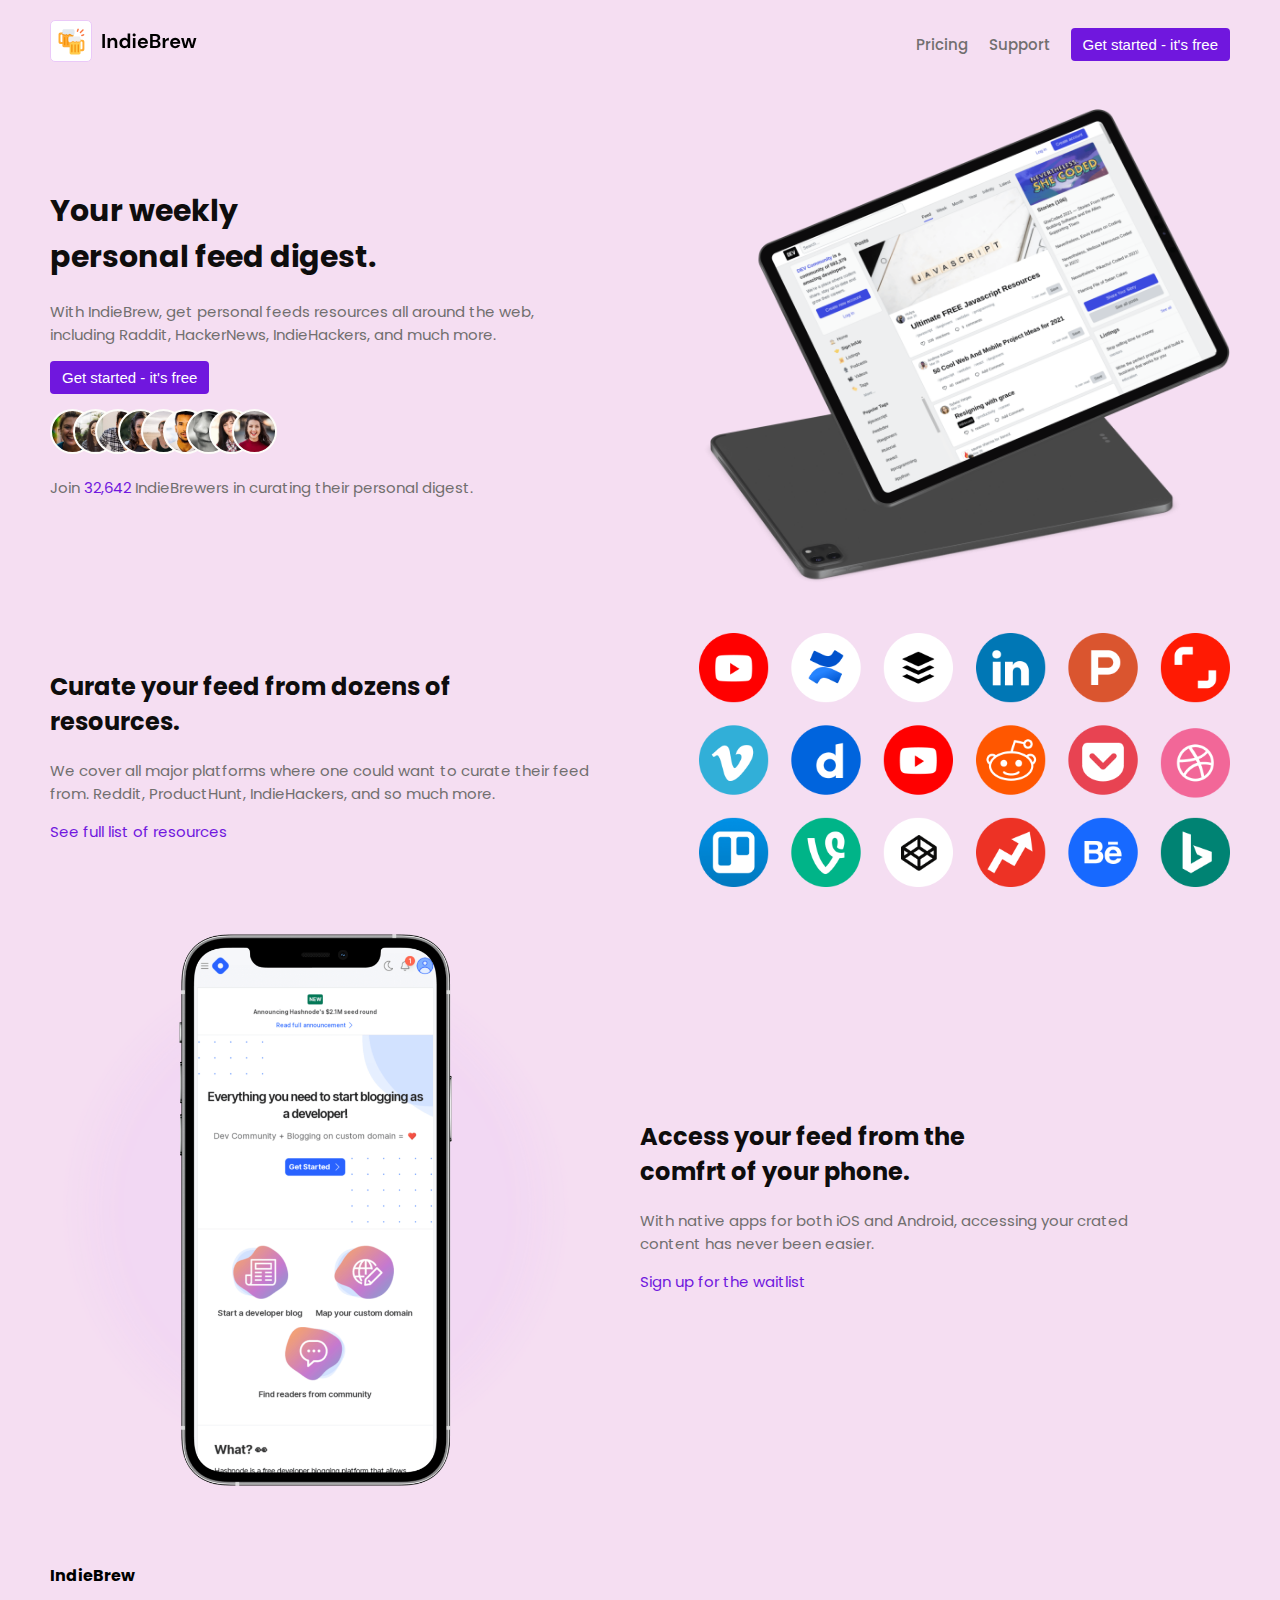
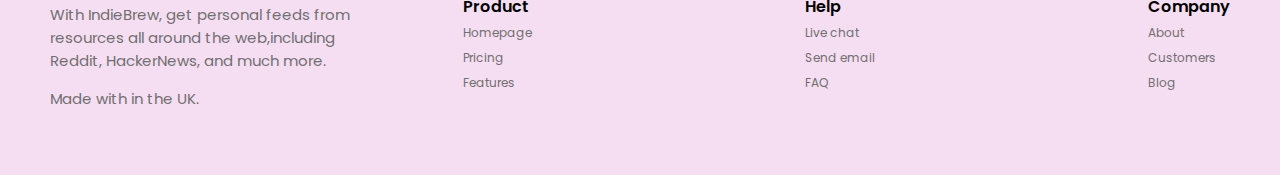
<file: index.html>
<!DOCTYPE html>
<html lang="en">
<head>
    <meta charset="UTF-8">
    <meta http-equiv="X-UA-Compatible" content="IE=edge">
    <meta name="viewport" content="width=device-width, initial-scale=1.0">
    <link rel="stylesheet" href="https://cdnjs.cloudflare.com/ajax/libs/font-awesome/6.1.2/css/all.min.css" integrity="sha512-1sCRPdkRXhBV2PBLUdRb4tMg1w2YPf37qatUFeS7zlBy7jJI8Lf4VHwWfZZfpXtYSLy85pkm9GaYVYMfw5BC1A==" crossorigin="anonymous" referrerpolicy="no-referrer" />
    <link rel="stylesheet" href="./css/main.css">
    <title>IndieBrew-landing page</title>
</head>
<body>
    <!-- start header -->
    <header>
        <div class="logo"><img src="./Assets/Logo.svg" alt=""></div>
        <nav>
            <ul>
                <li>
                    <a href="#">Pricing</a>
                </li>
                <li>
                    <a href="#">Support</a>
                </li>
            </ul>
            <button class="started">
                <a href="sign.html">Get started - it's free</a>
            </button>
        </nav>
        <div class="close"><i class="fas fa-times"></i></div>
        <div class="menu"><img src="./Assets/menu.svg" alt="menu"></div>
    </header>
    <!-- end of header -->
    <!-- start container -->
    <div class="container">
        <!-- start weekly -->
        <div class="weekly">
            <div class="info">
                <h1>Your weekly<br> personal feed digest.</h1>
                <p>
                    With IndieBrew, get personal feeds resources all around the web, <br>
                    including Raddit, HackerNews, IndieHackers, and much more.
                </p>
                <button class="started"><a href="sign.html">Get started - it's free</a></button>
                <div class="users"><img src="./Assets/avatars.svg" alt="avatars"></div>
                <p>Join <span class="blue">32,642 </span>IndieBrewers in curating their personal digest.</p>
            </div>
            <div class="illus"><img src="./Assets/FeedMockup.png" alt="FeedMockup"></div>
        </div>
        <!-- end weekly -->
        <!-- start resources -->
        <div class="resources">
            <div class="info">
                <h2>Curate your feed from dozens of <br>resources.</h2>
                <p>We cover all major platforms where one could want to curate their feed <br>
                   from. Reddit, ProductHunt, IndieHackers, and so much more.
                </p>
                <p>
                    <span class="blue">See full list of resources <i class="fa-solid fa-arrow-right-long"></i></span>
                </p>
            </div>
            <div class="illus"><img src="./Assets/SocialMediaIcons.png" alt=""></div>
        </div>
        <!-- end resources -->
        <!-- start phone -->
        <div class="phone">
            <div class="illus in-phone"><img src="./Assets/PhoneMockup.png" alt="PhoneMockup"></div>
            <div class="info in-phone">
                <h2>Access your feed from the <br>comfrt of your phone.</h2>
                <p>With native apps for both iOS and Android, accessing your crated <br>
                   content has never been easier.
                </p>
                <p>
                    <span class="blue">Sign up for the waitlist <i class="fa-solid fa-arrow-right-long"></i></span>
                </p>
            </div>
        </div>
        <!-- end phone -->
    </div>
    <!-- end container -->
    <!-- start footer -->
    <footer>
        <div class="made-in">
            <h4>IndieBrew</h4>
            <p>With IndieBrew, get personal feeds from<br> 
                resources all around the web,including<br> 
                Reddit, HackerNews, and much more.
            </p>
            <p class="heart">Made with <i class="fa-solid fa-heart"></i> in the UK.</p>
        </div>
        <div class="links">
            <ul>
                <li>Product
                    <ul>
                        <li><a href="#">Homepage</a></li>
                        <li><a href="#">Pricing</a></li>
                        <li><a href="#">Features</a></li>
                    </ul>
                </li>
                <li>Help
                    <ul>
                        <li><a href="#">Live chat</a></li>
                        <li><a href="#">Send email</a></li>
                        <li><a href="#">FAQ</a></li>
                    </ul>
                </li>
                <li>Company
                    <ul>
                        <li><a href="#">About</a></li>
                        <li><a href="#">Customers</a></li>
                        <li><a href="#">Blog</a></li>
                    </ul>
                </li>
            </ul>
        </div>
    </footer>
    <!-- end footer -->
    <script src="main.js"></script>
</body>
</html>
</file>
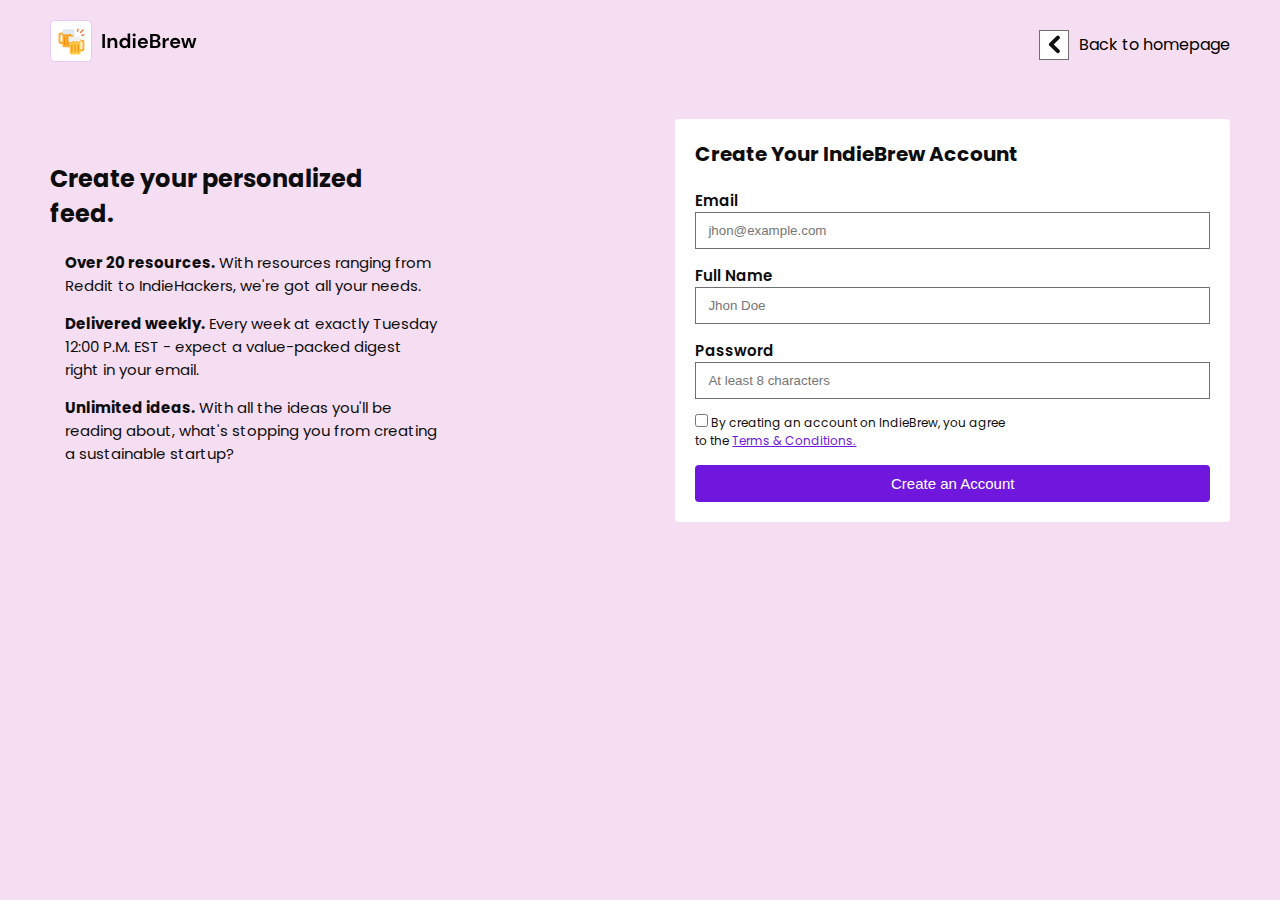
<file: sign.html>
<!DOCTYPE html>
<html lang="en">
    <head>
        <meta charset="UTF-8">
        <meta http-equiv="X-UA-Compatible" content="IE=edge">
        <meta name="viewport" content="width=device-width, initial-scale=1.0">
        <link rel="stylesheet" href="https://cdnjs.cloudflare.com/ajax/libs/font-awesome/6.1.2/css/all.min.css" integrity="sha512-1sCRPdkRXhBV2PBLUdRb4tMg1w2YPf37qatUFeS7zlBy7jJI8Lf4VHwWfZZfpXtYSLy85pkm9GaYVYMfw5BC1A==" crossorigin="anonymous" referrerpolicy="no-referrer" />
        <link rel="stylesheet" href="./css/main.css">
        <title>IndieBrew-landing page</title>
    </head>
    <body>
        <!-- start header -->
        <header>
            <div class="logo"><img src="./Assets/Logo.svg" alt="logo"></div>
            <div class="back">
                <div class="img">
                    <a href="index.html">
                        <img src="./Assets/BackArrow.svg" alt="back arrow">
                    </a>
                </div>
                <span>Back to homepage</span>
            </div>
        </header>
        <!-- end header -->
        <!-- start sign up -->
        <div class="sign-up">
            <div class="info">
                <h2>Create your personalized <br>feed.</h2>
                <div class="more-info">
                    <i class="fa-solid fa-lightbulb"></i>
                    <p>
                        <b>Over 20 resources.</b> With resources ranging from <br>
                        Reddit to IndieHackers, we're got all your needs.
                    </p>
                </div>
                <div class="more-info">
                    <i class="fa-solid fa-lightbulb"></i>
                    <p>
                        <b>Delivered weekly.</b> Every week at exactly Tuesday <br>
                        12:00 P.M. EST - expect a value-packed digest <br>
                        right in your email.
                    </p>
                </div>
                <div class="more-info">
                    <i class="fa-solid fa-lightbulb"></i>
                    <p>
                        <b>Unlimited ideas.</b> With all the ideas you'll be <br>
                        reading about, what's stopping you from creating <br>
                        a sustainable startup?
                    </p>
                </div>
            </div>
            <div class="form">
                <h2>Create Your IndieBrew Account</h2>
                <form action="index.html">
                    <p>Email <input type="email" name="email" class="email field" placeholder="jhon@example.com"></p>
                    <p>Full Name <input type="text" name="fullname" class="fullname field" placeholder="Jhon Doe"></p>
                    <p>Password <input type="password" name="password" class="password field" placeholder="At least 8 characters"></p>
                    <p class="check"><input type="checkbox" name="terms" class="checkbox"> By creating an account on IndieBrew, you agree <br>
                        to the <a href="#" class="blue">Terms & Conditions.</a></p>
                    <input type="submit" value="Create an Account" class="sign btn submit">
                </form>
            </div>
        </div>
        <!-- end sign up -->
        <script src="main.js"></script>
    </body>
</html>
</file>
<file: css/main.css>
@import url("https://fonts.googleapis.com/css2?family=Alata&family=Epilogue:wght@500;700&family=Fraunces:ital,opsz,wght@0,9..144,900;1,9..144,700&family=Inter:wght@400;500;600;700&family=Josefin+Sans:wght@300&family=Lato:ital,wght@1,700&family=Manrope:wght@400;500;600;700&family=Montserrat:wght@500;700&family=Poppins:ital,wght@0,500;0,600;0,700;1,400&display=swap");
* {
  margin: 0;
  padding: 0;
  box-sizing: border-box;
  list-style: none;
  text-decoration: none;
}

body {
  font-family: "Poppins", sans-serif;
  background-color: #f5def2;
}

@media (max-width: 500px) {
  br {
    display: none;
  }
}

h1, h2 {
  font-weight: 700;
  color: #0e0d0d;
  margin-bottom: 20px;
}

p {
  font-size: 15px;
  font-weight: 400;
  color: #716f6f;
  margin-top: 15px;
  margin-bottom: 15px;
}

a:hover {
  text-decoration: underline;
}

.center {
  text-align: center;
}

.blue {
  color: #7017de;
}

.last {
  margin-bottom: 0;
}

.with-border-bottom {
  padding-bottom: 10px;
  border-bottom: 1px solid #716f6f;
}

button, .btn {
  border: none;
  outline: none;
  background: none;
  cursor: pointer;
  transition: all .3s ease-in-out;
  padding: 8px 12px;
  font-size: 15px;
  font-weight: 500;
  border-radius: 4px;
}
button.started, button.sign, .btn.started, .btn.sign {
  background-color: #7017de;
  color: #fff;
}
button:hover, .btn:hover {
  opacity: .9;
}
button a, .btn a {
  color: #fff;
}
button a:hover, .btn a:hover {
  text-decoration: none;
}

header {
  position: relative;
  padding: 20px 20px;
  display: flex;
  justify-content: space-between;
  align-items: center;
}
@media (min-width: 768px) {
  header {
    padding: 20px 50px;
  }
  header nav {
    display: flex !important;
    justify-content: space-between;
    align-items: center;
  }
  header nav ul {
    display: flex;
    justify-content: space-between;
    align-items: center;
  }
  header nav ul li {
    margin-right: 20px;
  }
  header .menu {
    display: none !important;
  }
}
@media (max-width: 767px) {
  header nav {
    position: absolute;
    top: 70px;
    left: 50%;
    transform: translateX(-50%);
    width: 95%;
    padding: 30px;
    background-color: #0e0d0d;
    border-radius: 4px;
    z-index: 11;
  }
  header nav ul li {
    margin-bottom: 20px;
  }
  header nav ul li a {
    display: block;
    text-align: center;
    color: #fff;
  }
  header nav button {
    display: block;
    margin-left: auto;
    margin-right: auto;
  }
}
@media (max-width: 500px) {
  header .back span {
    display: none;
  }
}
header nav {
  display: none;
}
header nav ul li a {
  font-size: 15px;
  font-weight: 500;
  color: #716f6f;
}
header nav ul li a:hover {
  text-decoration: underline;
}
header nav button img {
  vertical-align: middle;
  margin-right: 10px;
}
header .menu img {
  cursor: pointer;
}
header .close {
  cursor: pointer;
  display: none;
}
header .close i {
  font-size: 24px;
  color: #0e0d0d;
}
header .back {
  display: flex;
  align-items: center;
}
header .back .img {
  cursor: pointer;
  text-align: center;
  width: 30px;
  height: 30px;
  background-color: #fff;
  border: 1px solid #716f6f;
  margin-right: 10px;
}
header .back .img img {
  vertical-align: middle;
}

.weekly, .resources, .phone {
  padding: 20px 20px;
  display: flex;
  justify-content: space-between;
}
@media (min-width: 768px) {
  .weekly, .resources, .phone {
    padding: 20px 50px;
    align-items: center;
  }
  .weekly .info, .resources .info, .phone .info {
    width: 50%;
  }
  .weekly .illus, .resources .illus, .phone .illus {
    width: 45%;
  }
}
@media (max-width: 767px) {
  .weekly, .resources, .phone {
    flex-direction: column;
  }
  .weekly .info, .resources .info, .phone .info {
    order: 2;
  }
  .weekly .illus, .resources .illus, .phone .illus {
    order: 1;
    margin-bottom: 15px;
  }
}
.weekly .info h1, .resources .info h1, .phone .info h1 {
  font-size: 30px;
}
.weekly .info .users, .resources .info .users, .phone .info .users {
  margin: 15px 0;
}
.weekly .info p .blue, .resources .info p .blue, .phone .info p .blue {
  color: #7017de;
}
.weekly .illus img, .resources .illus img, .phone .illus img {
  width: 100%;
}

.sign-up {
  padding: 20px 20px;
}
@media (min-width: 768px) {
  .sign-up {
    display: flex;
    justify-content: space-between;
    align-items: center;
    padding: 30px 50px;
  }
  .sign-up .info {
    width: 47%;
  }
  .sign-up .form {
    width: 47%;
  }
}
.sign-up .info .more-info {
  display: flex;
  margin-bottom: 15px;
}
.sign-up .info .more-info i {
  margin-right: 15px;
  color: #feffb6;
}
.sign-up .info .more-info p {
  margin: 0;
  color: #0e0d0d;
}
.sign-up .form {
  background-color: #fff;
  padding: 20px;
  border-radius: 4px;
}
.sign-up .form h2 {
  font-size: 20px;
}
.sign-up .form form p {
  color: #0e0d0d;
  font-weight: 600;
}
.sign-up .form form p.check {
  font-size: 12px;
  font-weight: 400;
}
.sign-up .form form p.check .blue {
  color: #7017de;
  text-decoration: underline;
}
.sign-up .form form input {
  border: none;
  outline: none;
  background: none;
  padding: 10px 12px;
}
.sign-up .form form input.field {
  width: 100%;
  display: block;
  border: 1px solid #716f6f;
  margin-bottom: 10px;
}
.sign-up .form form input.submit {
  width: 100%;
  display: block;
  background-color: #7017de;
}
.sign-up .form form input.checkbox {
  display: inline;
  cursor: pointer;
}

footer {
  padding: 30px 20px;
}
@media (min-width: 768px) {
  footer {
    padding: 50px 50px;
    display: flex;
    justify-content: space-between;
    align-items: center;
    flex-wrap: nowrap;
  }
  footer .made-in {
    width: 30%;
  }
  footer .links {
    width: 65%;
    display: flex;
    justify-content: space-between;
    align-items: center;
  }
  footer .links > ul {
    width: 100%;
    flex-wrap: nowrap;
  }
}
@media (max-width: 767px) {
  footer {
    flex-wrap: wrap;
  }
  footer .links > ul {
    flex-wrap: wrap;
  }
}
footer .links > ul {
  display: flex;
  justify-content: space-between;
  align-items: center;
}
footer .links > ul li {
  font-weight: 600;
}
footer .links > ul li ul li a {
  font-size: 12px;
  font-weight: 400;
  color: #716f6f;
}

/*# sourceMappingURL=main.css.map */
</file>
